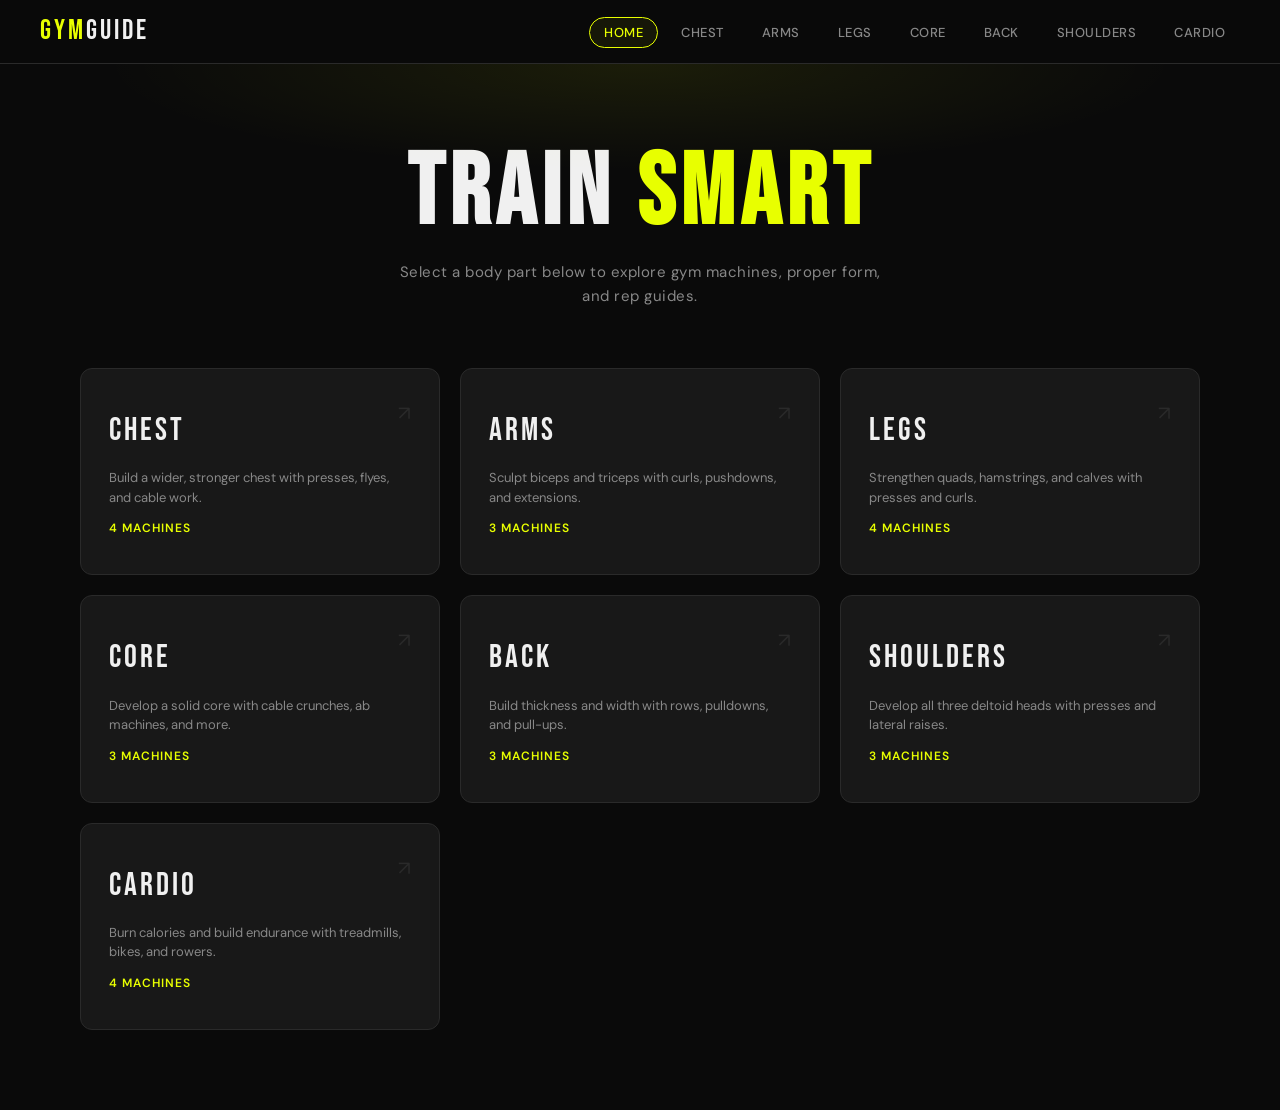
<file: index.html>
<!DOCTYPE html>
<html lang="en">
<head>
  <meta charset="UTF-8" />
  <meta name="viewport" content="width=device-width, initial-scale=1.0" />
  <title>GymGuide — Your Complete Workout Reference</title>
  <link rel="stylesheet" href="css/style.css" />
</head>
<body>

  <!-- NAVBAR -->
  <nav>
    <a href="index.html" class="nav-logo">GYM<span>GUIDE</span></a>
    <ul class="nav-links">
      <li><a href="index.html">Home</a></li>
      <li><a href="pages/chest.html">Chest</a></li>
      <li><a href="pages/arms.html">Arms</a></li>
      <li><a href="pages/legs.html">Legs</a></li>
      <li><a href="pages/core.html">Core</a></li>
      <li><a href="pages/back.html">Back</a></li>
      <li><a href="pages/shoulders.html">Shoulders</a></li>
      <li><a href="pages/cardio.html">Cardio</a></li>
    </ul>
  </nav>

  <!-- HERO -->
  <section class="page-hero">
    <h1>TRAIN <span>SMART</span></h1>
    <p>Select a body part below to explore gym machines, proper form, and rep guides.</p>
  </section>

  <!-- BODY PART CARDS -->
  <main class="bodypart-grid">
    

    <a href="pages/chest.html" class="bodypart-card fade-up">
      <div class="card-label">CHEST</div>
      <div class="card-desc">Build a wider, stronger chest with presses, flyes, and cable work.</div>
      <div class="card-count">4 Machines</div>
      <div class="card-arrow">↗</div>
    </a>

    <a href="pages/arms.html" class="bodypart-card fade-up">
      <div class="card-label">ARMS</div>
      <div class="card-desc">Sculpt biceps and triceps with curls, pushdowns, and extensions.</div>
      <div class="card-count">3 Machines</div>
      <div class="card-arrow">↗</div>
    </a>

    <a href="pages/legs.html" class="bodypart-card fade-up">
      <div class="card-label">LEGS</div>
      <div class="card-desc">Strengthen quads, hamstrings, and calves with presses and curls.</div>
      <div class="card-count">4 Machines</div>
      <div class="card-arrow">↗</div>
    </a>

    <a href="pages/core.html" class="bodypart-card fade-up">
      <div class="card-label">CORE</div>
      <div class="card-desc">Develop a solid core with cable crunches, ab machines, and more.</div>
      <div class="card-count">3 Machines</div>
      <div class="card-arrow">↗</div>
    </a>

    <a href="pages/back.html" class="bodypart-card fade-up">
      <div class="card-label">BACK</div>
      <div class="card-desc">Build thickness and width with rows, pulldowns, and pull-ups.</div>
      <div class="card-count">3 Machines</div>
      <div class="card-arrow">↗</div>
    </a>

    <a href="pages/shoulders.html" class="bodypart-card fade-up">
      <div class="card-label">SHOULDERS</div>
      <div class="card-desc">Develop all three deltoid heads with presses and lateral raises.</div>
      <div class="card-count">3 Machines</div>
      <div class="card-arrow">↗</div>

      <a href="pages/cardio.html" class="bodypart-card fade-up">
  <div class="card-label">CARDIO</div>
  <div class="card-desc">Burn calories and build endurance with treadmills, bikes, and rowers.</div>
  <div class="card-count">4 Machines</div>
  <div class="card-arrow">↗</div>
     </a>

    </a>

  </main>



  <script src="js/navigation.js"></script>
</body>
</html>
</file>
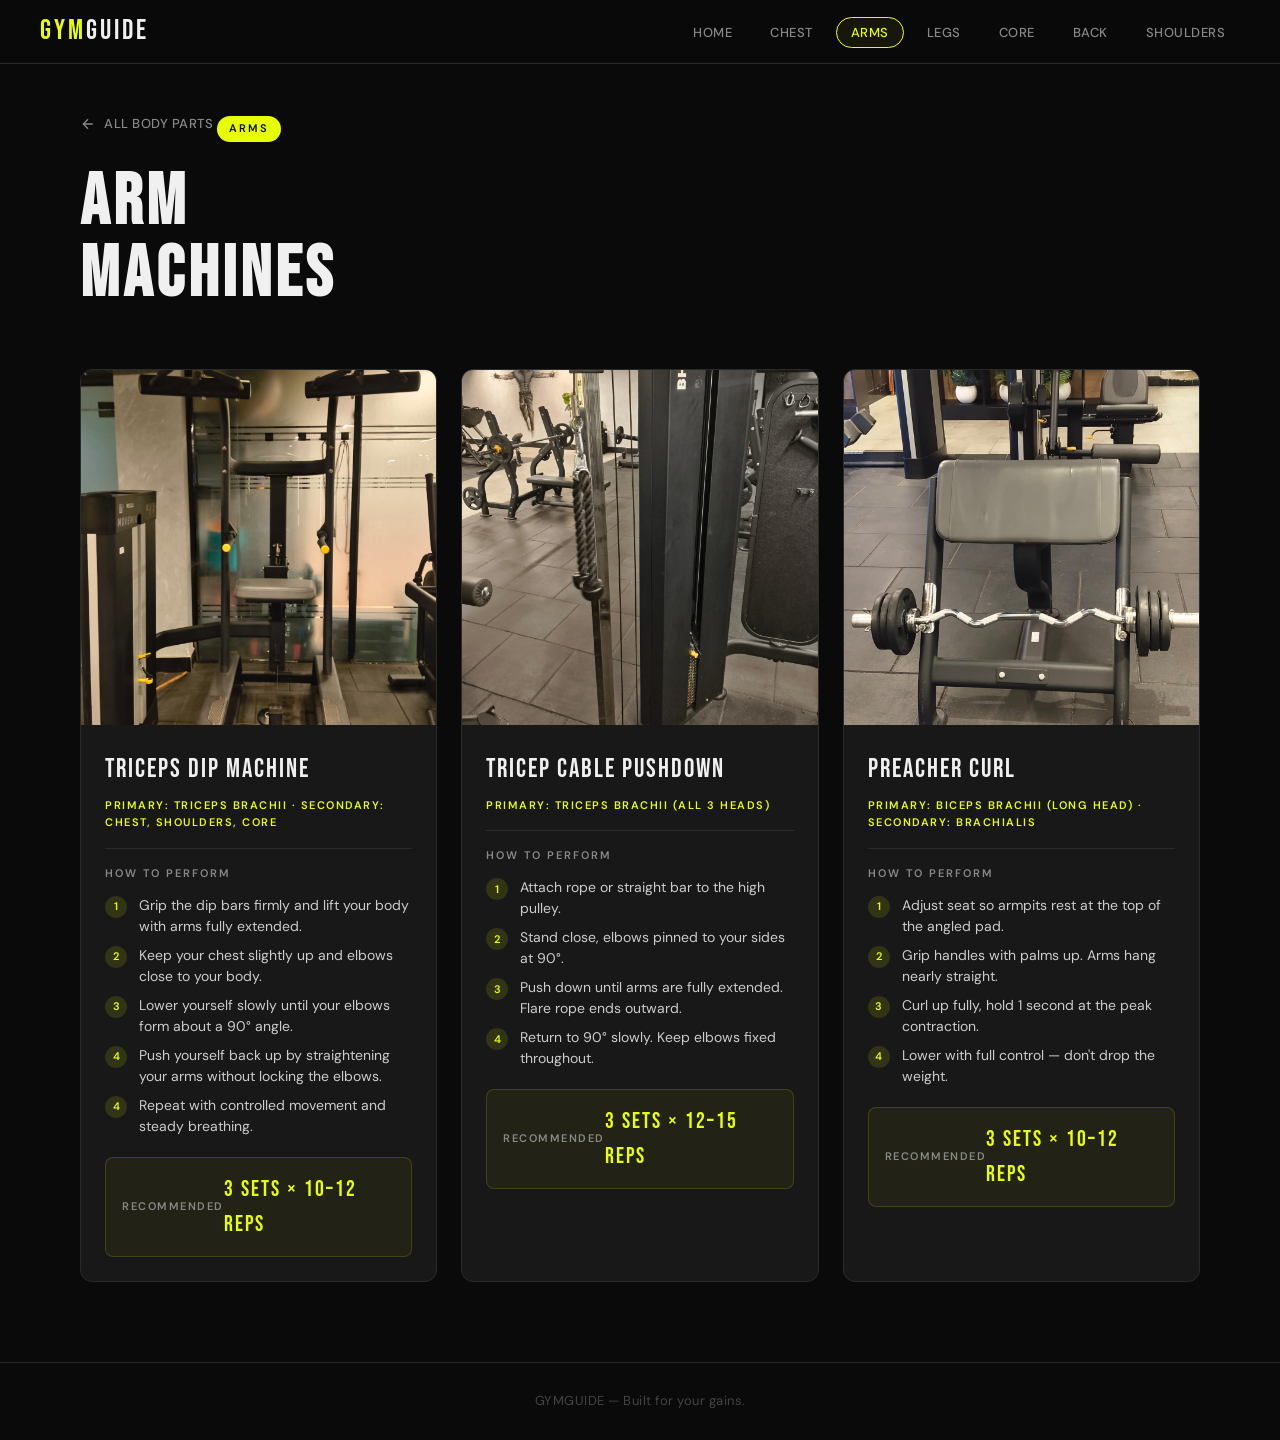
<file: pages/arms.html>
<!DOCTYPE html>
<html lang="en">
<head>
  <meta charset="UTF-8" />
  <meta name="viewport" content="width=device-width, initial-scale=1.0" />
  <title>GymGuide — Arms</title>
  <link rel="stylesheet" href="../css/style.css" />
</head>
<body>

  <nav>
    <a href="../index.html" class="nav-logo">GYM<span>GUIDE</span></a>
    <ul class="nav-links">
      <li><a href="../index.html">Home</a></li>
      <li><a href="chest.html">Chest</a></li>
      <li><a href="arms.html">Arms</a></li>
      <li><a href="legs.html">Legs</a></li>
      <li><a href="core.html">Core</a></li>
      <li><a href="back.html">Back</a></li>
      <li><a href="shoulders.html">Shoulders</a></li>
    </ul>
  </nav>

  <div class="equipment-header">
    <a href="../index.html" class="back-btn">
      <svg width="16" height="16" fill="none" stroke="currentColor" stroke-width="2" viewBox="0 0 24 24">
        <path d="M19 12H5M12 5l-7 7 7 7"/>
      </svg>
      All Body Parts
    </a>
    <div class="section-tag">Arms</div>
    <h1 class="section-title">ARM<br>MACHINES</h1>
    <div style="margin-top: 28px; max-width: 400px;">
    </div>
  </div>

  <main class="equipment-grid">

    <div class="equipment-card">
      <img src="../images/assisted-pull-ups-and-dip-machine.jpeg" alt="Triceps Dip machine" class="eq-image" />
      <div class="eq-body">
        <div class="eq-name">Triceps Dip Machine</div>
        <div class="eq-target">Primary: Triceps Brachii · Secondary: Chest, Shoulders, Core</div>
        <div class="eq-divider"></div>
        <div class="eq-steps-label">How to perform</div>
        <ul class="eq-steps">
          <li><span class="step-num">1</span>Grip the dip bars firmly and lift your body with arms fully extended.</li>
          <li><span class="step-num">2</span>Keep your chest slightly up and elbows close to your body.</li>
          <li><span class="step-num">3</span>Lower yourself slowly until your elbows form about a 90° angle.</li>
          <li><span class="step-num">4</span>Push yourself back up by straightening your arms without locking the elbows.</li>
          <li><span class="step-num">4</span>Repeat with controlled movement and steady breathing.</li>
          
        </ul>
        <div class="eq-reps">
          <span class="rep-label">Recommended</span>
          <span class="rep-value">3 Sets × 10–12 Reps</span>
        </div>
      </div>
    </div>

    <div class="equipment-card">
      <img src="../images/tricep-curls.jpeg" alt="Tricep Cable Pushdown" class="eq-image" />
      <div class="eq-body">
        <div class="eq-name">Tricep Cable Pushdown</div>
        <div class="eq-target">Primary: Triceps Brachii (all 3 heads)</div>
        <div class="eq-divider"></div>
        <div class="eq-steps-label">How to perform</div>
        <ul class="eq-steps">
          <li><span class="step-num">1</span>Attach rope or straight bar to the high pulley.</li>
          <li><span class="step-num">2</span>Stand close, elbows pinned to your sides at 90°.</li>
          <li><span class="step-num">3</span>Push down until arms are fully extended. Flare rope ends outward.</li>
          <li><span class="step-num">4</span>Return to 90° slowly. Keep elbows fixed throughout.</li>
        </ul>
        <div class="eq-reps">
          <span class="rep-label">Recommended</span>
          <span class="rep-value">3 Sets × 12–15 Reps</span>
        </div>
      </div>
    </div>

    <div class="equipment-card">
      <img src="../images/some-machine-for-arms.jpeg" alt="Preacher Curl" class="eq-image" />
      <div class="eq-body">
        <div class="eq-name">Preacher Curl</div>
        <div class="eq-target">Primary: Biceps Brachii (long head) · Secondary: Brachialis</div>
        <div class="eq-divider"></div>
        <div class="eq-steps-label">How to perform</div>
        <ul class="eq-steps">
          <li><span class="step-num">1</span>Adjust seat so armpits rest at the top of the angled pad.</li>
          <li><span class="step-num">2</span>Grip handles with palms up. Arms hang nearly straight.</li>
          <li><span class="step-num">3</span>Curl up fully, hold 1 second at the peak contraction.</li>
          <li><span class="step-num">4</span>Lower with full control — don't drop the weight.</li>
        </ul>
        <div class="eq-reps">
          <span class="rep-label">Recommended</span>
          <span class="rep-value">3 Sets × 10–12 Reps</span>
        </div>
      </div>
    </div>

  </main>

  <footer>
    <p>GYMGUIDE &mdash; Built for your gains.</p>
  </footer>

  <script src="../js/navigation.js"></script>
  <script src="../js/filter.js"></script>
</body>
</html>
</file>
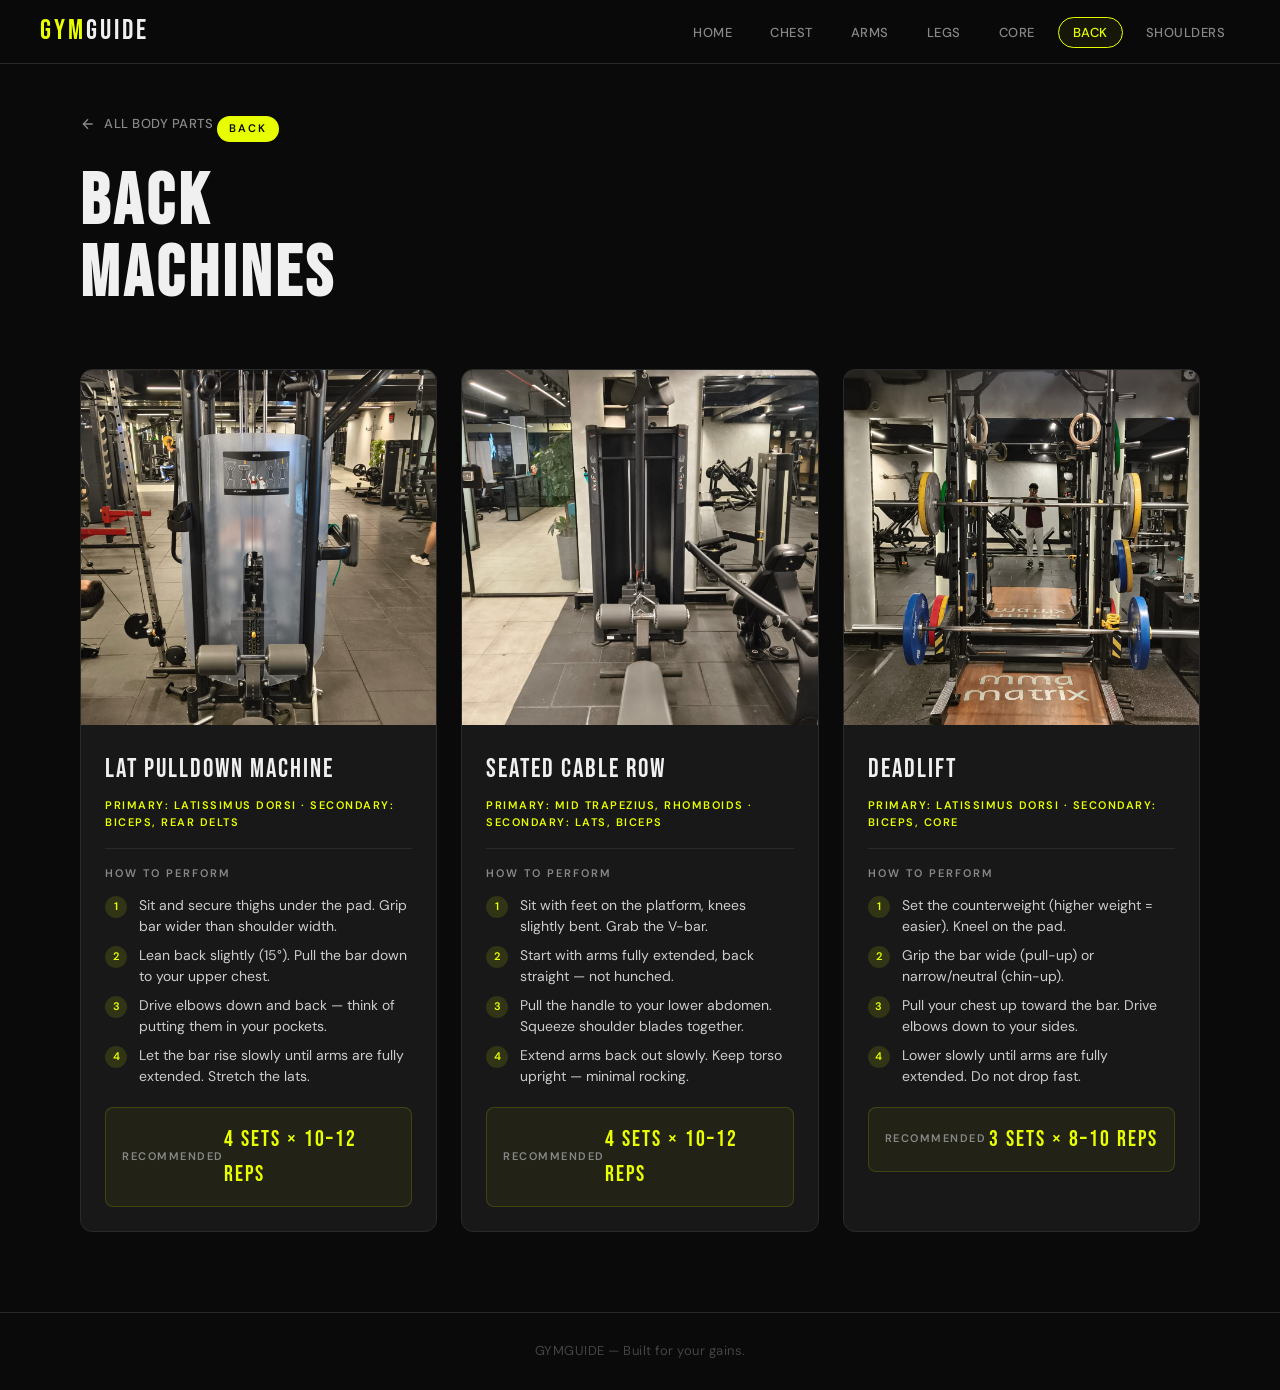
<file: pages/back.html>
<!DOCTYPE html>
<html lang="en">
<head>
  <meta charset="UTF-8" />
  <meta name="viewport" content="width=device-width, initial-scale=1.0" />
  <title>GymGuide — Back</title>
  <link rel="stylesheet" href="../css/style.css" />
</head>
<body>

  <nav>
    <a href="../index.html" class="nav-logo">GYM<span>GUIDE</span></a>
    <ul class="nav-links">
      <li><a href="../index.html">Home</a></li>
      <li><a href="chest.html">Chest</a></li>
      <li><a href="arms.html">Arms</a></li>
      <li><a href="legs.html">Legs</a></li>
      <li><a href="core.html">Core</a></li>
      <li><a href="back.html">Back</a></li>
      <li><a href="shoulders.html">Shoulders</a></li>
    </ul>
  </nav>

  <div class="equipment-header">
    <a href="../index.html" class="back-btn">
      <svg width="16" height="16" fill="none" stroke="currentColor" stroke-width="2" viewBox="0 0 24 24">
        <path d="M19 12H5M12 5l-7 7 7 7"/>
      </svg>
      All Body Parts
    </a>
    <div class="section-tag">Back</div>
    <h1 class="section-title">BACK<br>MACHINES</h1>
    <div style="margin-top: 28px; max-width: 400px;">
    </div>
  </div>

  <main class="equipment-grid">

    <div class="equipment-card">
      <img src="../images/Lat-pulldown.jpg" alt="Lat Pulldown Machine" class="eq-image" />
      <div class="eq-body">
        <div class="eq-name">Lat Pulldown Machine</div>
        <div class="eq-target">Primary: Latissimus Dorsi · Secondary: Biceps, Rear Delts</div>
        <div class="eq-divider"></div>
        <div class="eq-steps-label">How to perform</div>
        <ul class="eq-steps">
          <li><span class="step-num">1</span>Sit and secure thighs under the pad. Grip bar wider than shoulder width.</li>
          <li><span class="step-num">2</span>Lean back slightly (15°). Pull the bar down to your upper chest.</li>
          <li><span class="step-num">3</span>Drive elbows down and back — think of putting them in your pockets.</li>
          <li><span class="step-num">4</span>Let the bar rise slowly until arms are fully extended. Stretch the lats.</li>
        </ul>
        <div class="eq-reps">
          <span class="rep-label">Recommended</span>
          <span class="rep-value">4 Sets × 10–12 Reps</span>
        </div>
      </div>
    </div>

    <div class="equipment-card">
      <img src="../images/Seated-cable-row.jpg" alt="Seated Cable Row" class="eq-image" />
      <div class="eq-body">
        <div class="eq-name">Seated Cable Row</div>
        <div class="eq-target">Primary: Mid Trapezius, Rhomboids · Secondary: Lats, Biceps</div>
        <div class="eq-divider"></div>
        <div class="eq-steps-label">How to perform</div>
        <ul class="eq-steps">
          <li><span class="step-num">1</span>Sit with feet on the platform, knees slightly bent. Grab the V-bar.</li>
          <li><span class="step-num">2</span>Start with arms fully extended, back straight — not hunched.</li>
          <li><span class="step-num">3</span>Pull the handle to your lower abdomen. Squeeze shoulder blades together.</li>
          <li><span class="step-num">4</span>Extend arms back out slowly. Keep torso upright — minimal rocking.</li>
        </ul>
        <div class="eq-reps">
          <span class="rep-label">Recommended</span>
          <span class="rep-value">4 Sets × 10–12 Reps</span>
        </div>
      </div>
    </div>


    <div class="equipment-card">
      <img src="../images/deadlift.jpeg" alt="deadlift" class="eq-image" />
      <div class="eq-body">
        <div class="eq-name">Deadlift</div>
        <div class="eq-target">Primary: Latissimus Dorsi · Secondary: Biceps, Core</div>
        <div class="eq-divider"></div>
        <div class="eq-steps-label">How to perform</div>
        <ul class="eq-steps">
          <li><span class="step-num">1</span>Set the counterweight (higher weight = easier). Kneel on the pad.</li>
          <li><span class="step-num">2</span>Grip the bar wide (pull-up) or narrow/neutral (chin-up).</li>
          <li><span class="step-num">3</span>Pull your chest up toward the bar. Drive elbows down to your sides.</li>
          <li><span class="step-num">4</span>Lower slowly until arms are fully extended. Do not drop fast.</li>
        </ul>
        <div class="eq-reps">
          <span class="rep-label">Recommended</span>
          <span class="rep-value">3 Sets × 8–10 Reps</span>
        </div>
      </div>
    </div>

  </main>

  <footer>
    <p>GYMGUIDE &mdash; Built for your gains.</p>
  </footer>

  <script src="../js/navigation.js"></script>
  <script src="../js/filter.js"></script>
</body>
</html>
</file>
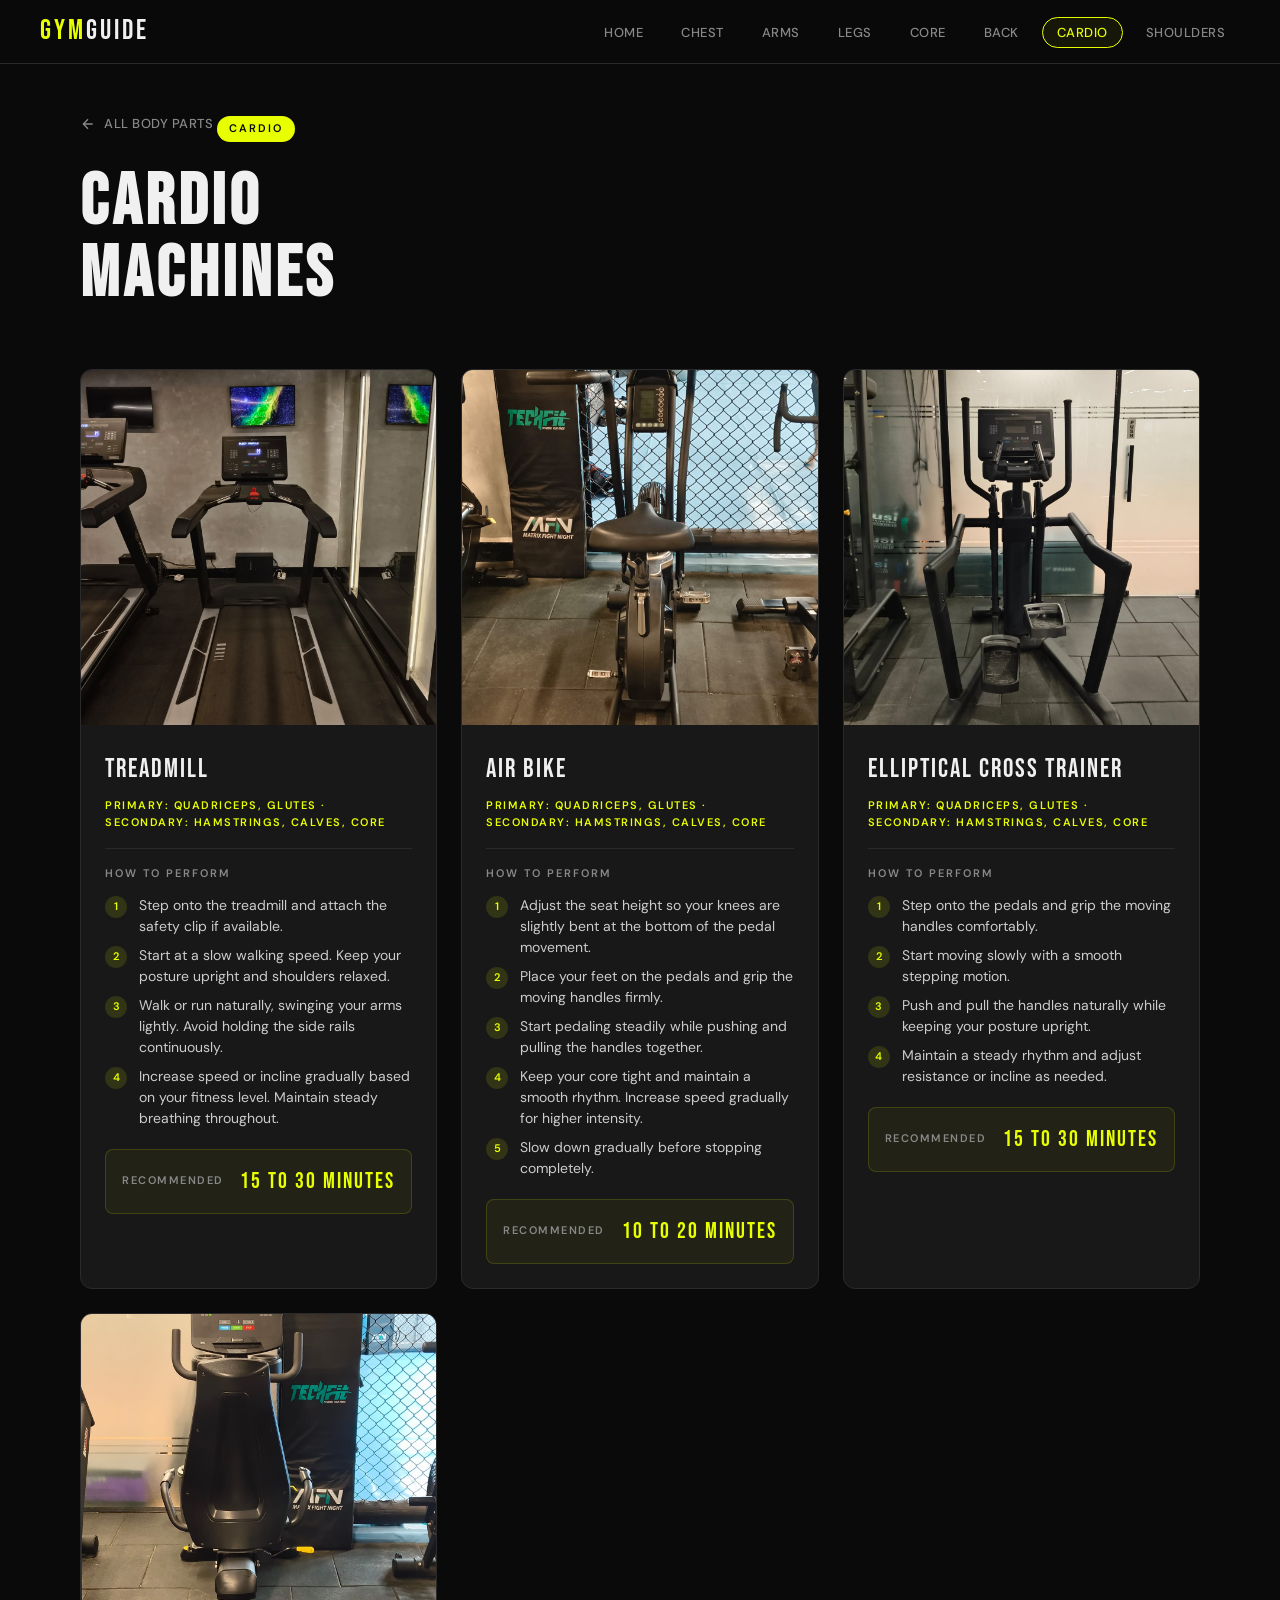
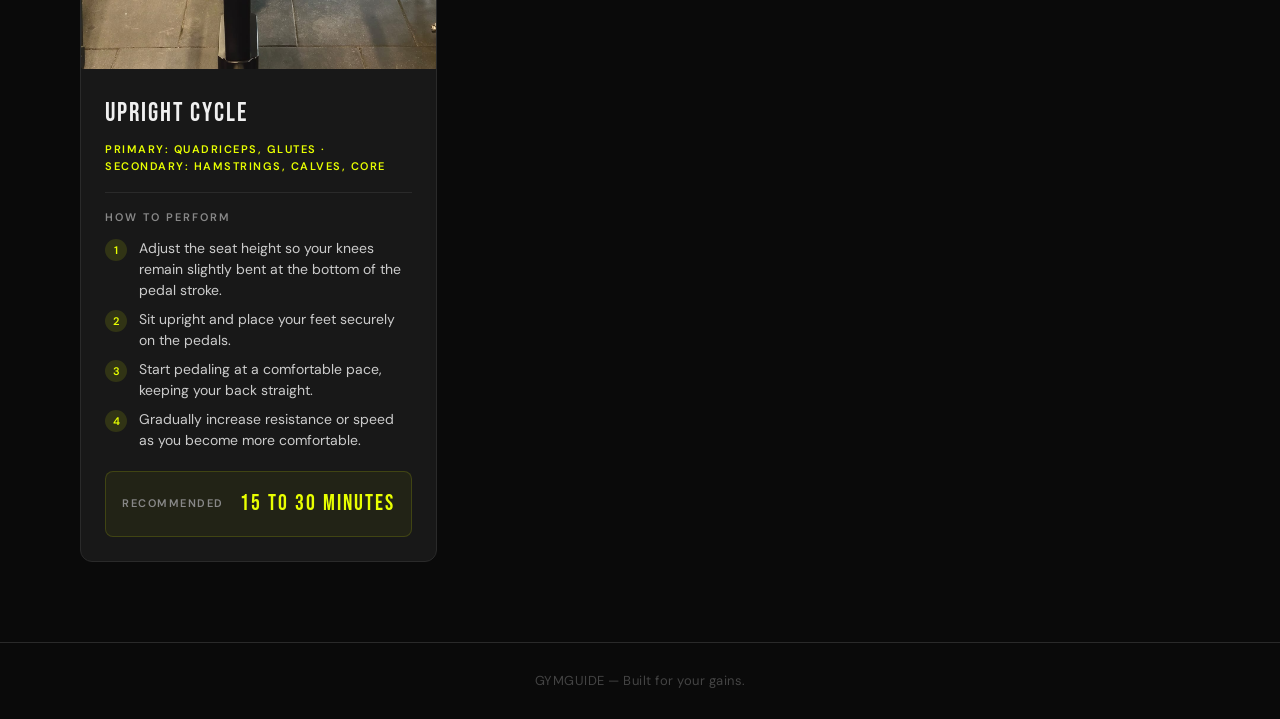
<file: pages/cardio.html>
<!DOCTYPE html>
<html lang="en">
<head>
  <meta charset="UTF-8" />
  <meta name="viewport" content="width=device-width, initial-scale=1.0" />
  <title>GymGuide — Back</title>
  <link rel="stylesheet" href="../css/style.css" />
</head>
<body>

  <nav>
    <a href="../index.html" class="nav-logo">GYM<span>GUIDE</span></a>
    <ul class="nav-links">
      <li><a href="../index.html">Home</a></li>
      <li><a href="chest.html">Chest</a></li>
      <li><a href="arms.html">Arms</a></li>
      <li><a href="legs.html">Legs</a></li>
      <li><a href="core.html">Core</a></li>
      <li><a href="back.html">Back</a></li>
      <li><a href="cardio.html">Cardio</a></li>
      <li><a href="shoulders.html">Shoulders</a></li>
    </ul>
  </nav>

  <div class="equipment-header">
    <a href="../index.html" class="back-btn">
      <svg width="16" height="16" fill="none" stroke="currentColor" stroke-width="2" viewBox="0 0 24 24">
        <path d="M19 12H5M12 5l-7 7 7 7"/>
      </svg>
      All Body Parts
    </a>
    <div class="section-tag">Cardio</div>
    <h1 class="section-title">CARDIO<br>MACHINES</h1>
    <div style="margin-top: 28px; max-width: 400px;">
    </div>
  </div>

  <main class="equipment-grid">

    <div class="equipment-card">
      <img src="../images/treadmill.jpeg" alt="Treadmill" class="eq-image"/>
      <div class="eq-body">
        <div class="eq-name">Treadmill</div>
        <div class="eq-target">Primary: Quadriceps, Glutes · Secondary: Hamstrings, Calves, Core</div>
        <div class="eq-divider"></div>
        <div class="eq-steps-label">How to perform</div>
        <ul class="eq-steps">
          <li><span class="step-num">1</span>Step onto the treadmill and attach the safety clip if available.</li>
          <li><span class="step-num">2</span>Start at a slow walking speed. Keep your posture upright and shoulders relaxed.</li>
          <li><span class="step-num">3</span>Walk or run naturally, swinging your arms lightly. Avoid holding the side rails continuously.</li>
          <li><span class="step-num">4</span>Increase speed or incline gradually based on your fitness level. Maintain steady breathing throughout.</li>
        </ul>
        <div class="eq-reps">
          <span class="rep-label">Recommended</span>
          <span class="rep-value">15 to 30 Minutes</span>
        </div>
      </div>
    </div>

    <div class="equipment-card">
      <img src="../images/airbike.jpeg" alt="Air Bike" class="eq-image"/>
      <div class="eq-body">
        <div class="eq-name">Air Bike</div>
        <div class="eq-target">Primary: Quadriceps, Glutes · Secondary: Hamstrings, Calves, Core</div>
        <div class="eq-divider"></div>
        <div class="eq-steps-label">How to perform</div>
        <ul class="eq-steps">
          <li><span class="step-num">1</span>Adjust the seat height so your knees are slightly bent at the bottom of the pedal movement.</li>
          <li><span class="step-num">2</span>Place your feet on the pedals and grip the moving handles firmly.</li>
          <li><span class="step-num">3</span>Start pedaling steadily while pushing and pulling the handles together.</li>
          <li><span class="step-num">4</span>Keep your core tight and maintain a smooth rhythm. Increase speed gradually for higher intensity.</li>
          <li><span class="step-num">5</span>Slow down gradually before stopping completely.</li>
        </ul>
        <div class="eq-reps">
          <span class="rep-label">Recommended</span>
          <span class="rep-value">10 to 20 Minutes</span>
        </div>
      </div>
    </div>

    <div class="equipment-card">
      <img src="../images/elliptical cross trainer.jpeg" alt="Elliptical Cross Trainer" class="eq-image"/>
      <div class="eq-body">
        <div class="eq-name">Elliptical Cross Trainer</div>
        <div class="eq-target">Primary: Quadriceps, Glutes · Secondary: Hamstrings, Calves, Core</div>
        <div class="eq-divider"></div>
        <div class="eq-steps-label">How to perform</div>
        <ul class="eq-steps">
          <li><span class="step-num">1</span>Step onto the pedals and grip the moving handles comfortably.</li>
          <li><span class="step-num">2</span>Start moving slowly with a smooth stepping motion.</li>
          <li><span class="step-num">3</span>Push and pull the handles naturally while keeping your posture upright.</li>
          <li><span class="step-num">4</span>Maintain a steady rhythm and adjust resistance or incline as needed.</li>
        </ul>
        <div class="eq-reps">
          <span class="rep-label">Recommended</span>
          <span class="rep-value">15 to 30 Minutes</span>
        </div>
      </div>
    </div>

    <div class="equipment-card">
      <img src="../images/upright cycle.jpeg" alt="Upright Cycle" class="eq-image"/>
      <div class="eq-body">
        <div class="eq-name">Upright Cycle</div>
        <div class="eq-target">Primary: Quadriceps, Glutes · Secondary: Hamstrings, Calves, Core</div>
        <div class="eq-divider"></div>
        <div class="eq-steps-label">How to perform</div>
        <ul class="eq-steps">
          <li><span class="step-num">1</span>Adjust the seat height so your knees remain slightly bent at the bottom of the pedal stroke.</li>
          <li><span class="step-num">2</span>Sit upright and place your feet securely on the pedals.</li>
          <li><span class="step-num">3</span>Start pedaling at a comfortable pace, keeping your back straight.</li>
          <li><span class="step-num">4</span>Gradually increase resistance or speed as you become more comfortable.</li>
        </ul>
        <div class="eq-reps">
          <span class="rep-label">Recommended</span>
          <span class="rep-value">15 to 30 Minutes</span>
        </div>
      </div>
    </div>

  </main>

    <footer>
        <p>GYMGUIDE &mdash; Built for your gains.</p>
    </footer>

  <script src="../js/navigation.js"></script>
  <script src="../js/filter.js"></script>
</body>
</html>
</file>
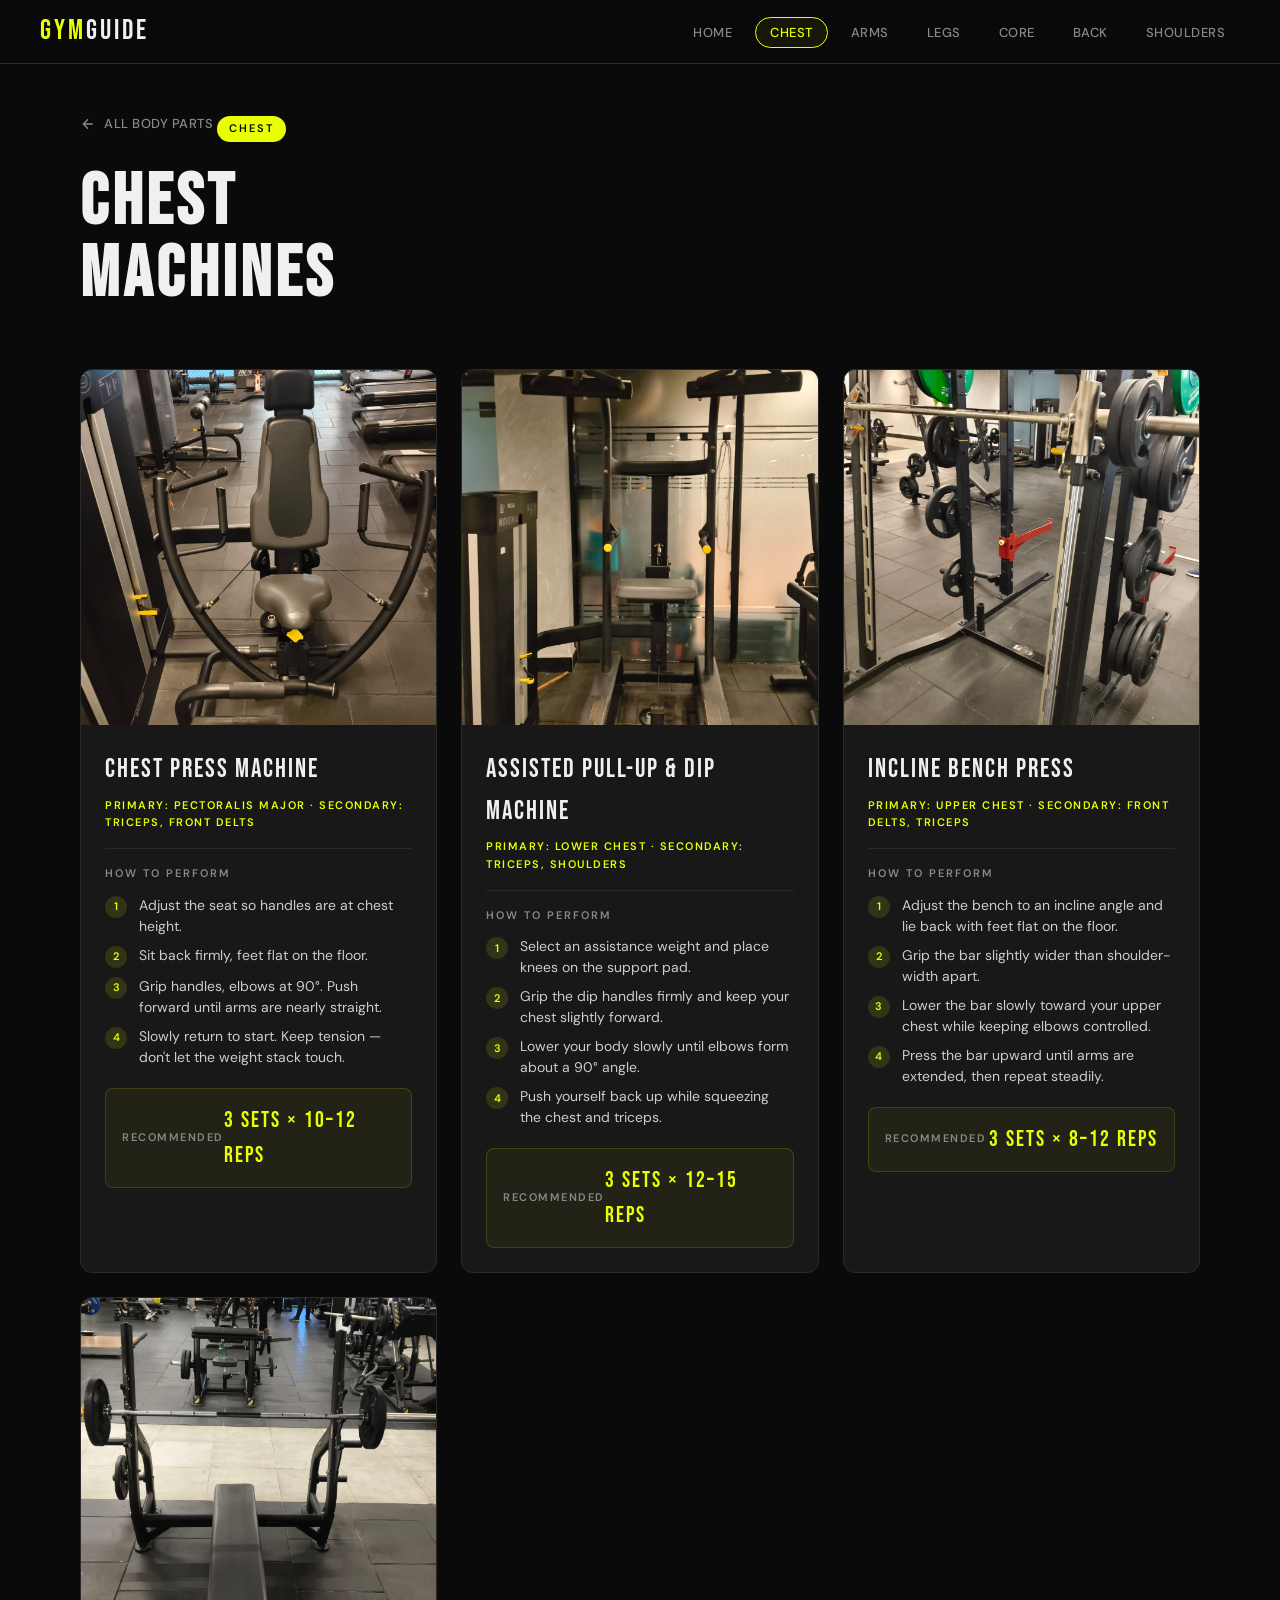
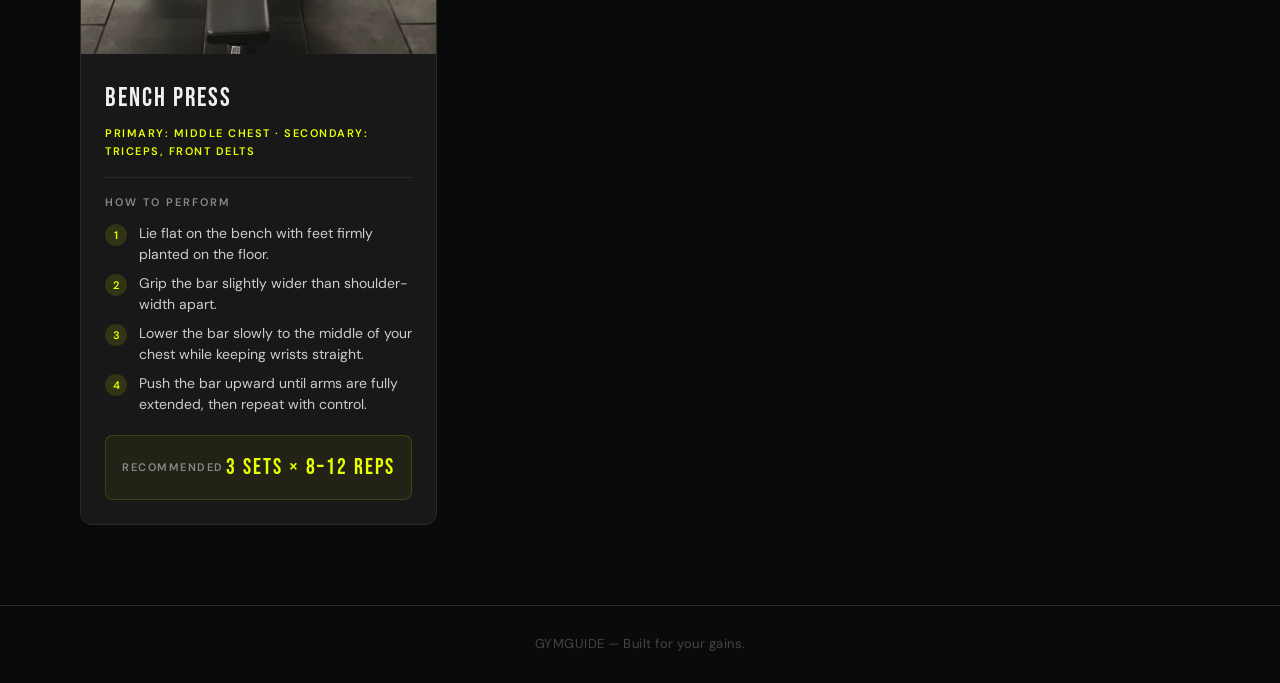
<file: pages/chest.html>
<!DOCTYPE html>
<html lang="en">
<head>
  <meta charset="UTF-8" />
  <meta name="viewport" content="width=device-width, initial-scale=1.0" />
  <title>GymGuide — Chest</title>
  <link rel="stylesheet" href="../css/style.css" />
</head>
<body>

  <nav>
    <a href="../index.html" class="nav-logo">GYM<span>GUIDE</span></a>
    <ul class="nav-links">
      <li><a href="../index.html">Home</a></li>
      <li><a href="chest.html">Chest</a></li>
      <li><a href="arms.html">Arms</a></li>
      <li><a href="legs.html">Legs</a></li>
      <li><a href="core.html">Core</a></li>
      <li><a href="back.html">Back</a></li>
      <li><a href="shoulders.html">Shoulders</a></li>
    </ul>
  </nav>

  <div class="equipment-header">
    <a href="../index.html" class="back-btn">
      <svg width="16" height="16" fill="none" stroke="currentColor" stroke-width="2" viewBox="0 0 24 24">
        <path d="M19 12H5M12 5l-7 7 7 7"/>
      </svg>
      All Body Parts
    </a>
    <div class="section-tag">Chest</div>
    <h1 class="section-title">CHEST<br>MACHINES</h1>
   
    <div style="margin-top: 28px; max-width: 400px;">
    </div>
  </div>

  <main class="equipment-grid">

    <!-- CARD 1: Chest Press Machine -->
    <div class="equipment-card">
      <img src="../images/chest-press.jpeg" alt="Chest Press Machine" class="eq-image" />
      <div class="eq-body">
        <div class="eq-name">Chest Press Machine</div>
        <div class="eq-target">Primary: Pectoralis Major · Secondary: Triceps, Front Delts</div>
        <div class="eq-divider"></div>
        <div class="eq-steps-label">How to perform</div>
        <ul class="eq-steps">
          <li><span class="step-num">1</span>Adjust the seat so handles are at chest height.</li>
          <li><span class="step-num">2</span>Sit back firmly, feet flat on the floor.</li>
          <li><span class="step-num">3</span>Grip handles, elbows at 90°. Push forward until arms are nearly straight.</li>
          <li><span class="step-num">4</span>Slowly return to start. Keep tension — don't let the weight stack touch.</li>
        </ul>
        <div class="eq-reps">
          <span class="rep-label">Recommended</span>
          <span class="rep-value">3 Sets × 10–12 Reps</span>
        </div>
      </div>
    </div>

    <!-- CARD 2: Assisted Pull-Up & Dip Machine -->
    <div class="equipment-card">
      <img src="../images/assisted-pull-ups-and-dip-machine.jpeg" alt="Assisted Pull-Up and Dip Machine" class="eq-image" />
      <div class="eq-body">
        <div class="eq-name">Assisted Pull-Up & Dip Machine</div>
        <div class="eq-target">Primary: Lower Chest · Secondary: Triceps, Shoulders</div>
        <div class="eq-divider"></div>
        <div class="eq-steps-label">How to perform</div>
        <ul class="eq-steps">
          <li><span class="step-num">1</span>Select an assistance weight and place knees on the support pad.</li>
          <li><span class="step-num">2</span>Grip the dip handles firmly and keep your chest slightly forward.</li>
          <li><span class="step-num">3</span>Lower your body slowly until elbows form about a 90° angle.</li>
          <li><span class="step-num">4</span>Push yourself back up while squeezing the chest and triceps.</li>
        </ul>
        <div class="eq-reps">
          <span class="rep-label">Recommended</span>
          <span class="rep-value">3 Sets × 12–15 Reps</span>
        </div>
      </div>
    </div>

    <!-- CARD 3: Incline Bench Press -->
    <div class="equipment-card">
      <img src="../images/inclined-bench-press-chest.jpeg" alt="Incline Bench Press" class="eq-image" />
      <div class="eq-body">
        <div class="eq-name">Incline Bench Press</div>
        <div class="eq-target">Primary: Upper Chest · Secondary: Front Delts, Triceps</div>
        <div class="eq-divider"></div>
        <div class="eq-steps-label">How to perform</div>
        <ul class="eq-steps">
          <li><span class="step-num">1</span>Adjust the bench to an incline angle and lie back with feet flat on the floor.</li>
          <li><span class="step-num">2</span>Grip the bar slightly wider than shoulder-width apart.</li>
          <li><span class="step-num">3</span>Lower the bar slowly toward your upper chest while keeping elbows controlled.</li>
          <li><span class="step-num">4</span>Press the bar upward until arms are extended, then repeat steadily.</li>
        </ul>
        <div class="eq-reps">
          <span class="rep-label">Recommended</span>
          <span class="rep-value">3 Sets × 8–12 Reps</span>
        </div>
      </div>
    </div>

    <!-- CARD 4: Bench Press -->
    <div class="equipment-card">
      <img src="../images/bench-press-chest.jpeg" alt="Bench Press" class="eq-image" />
      <div class="eq-body">
        <div class="eq-name">Bench Press</div>
        <div class="eq-target">Primary: Middle Chest · Secondary: Triceps, Front Delts</div>
        <div class="eq-divider"></div>
        <div class="eq-steps-label">How to perform</div>
        <ul class="eq-steps">
          <li><span class="step-num">1</span>Lie flat on the bench with feet firmly planted on the floor.</li>
          <li><span class="step-num">2</span>Grip the bar slightly wider than shoulder-width apart.</li>
          <li><span class="step-num">3</span>Lower the bar slowly to the middle of your chest while keeping wrists straight.</li>
          <li><span class="step-num">4</span>Push the bar upward until arms are fully extended, then repeat with control.</li>
        </ul>
        <div class="eq-reps">
          <span class="rep-label">Recommended</span>
          <span class="rep-value">3 Sets × 8–12 Reps</span>
        </div>
      </div>
    </div>

  </main>

  <footer>
    <p>GYMGUIDE &mdash; Built for your gains.</p>
  </footer>

  <script src="../js/navigation.js"></script>
  <script src="../js/filter.js"></script>
</body>
</html>
</file>
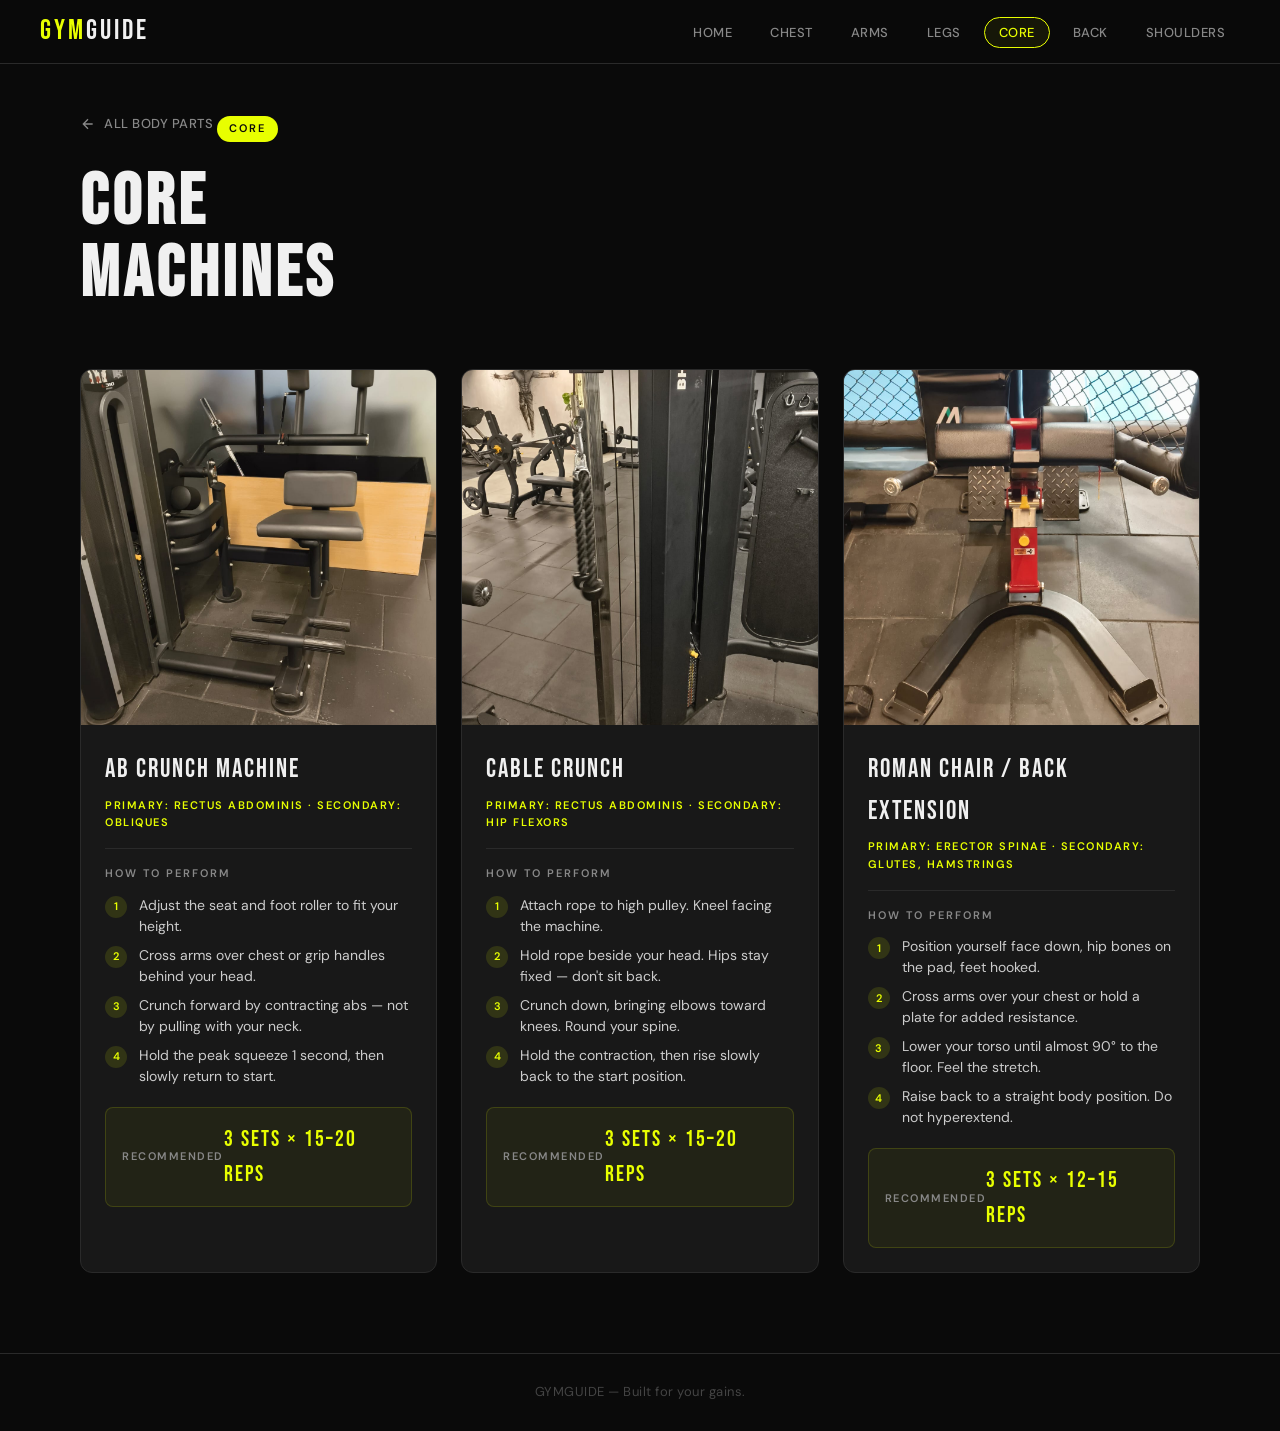
<file: pages/core.html>
<!DOCTYPE html>
<html lang="en">
<head>
  <meta charset="UTF-8" />
  <meta name="viewport" content="width=device-width, initial-scale=1.0" />
  <title>GymGuide — Core</title>
  <link rel="stylesheet" href="../css/style.css" />
</head>
<body>

  <nav>
    <a href="../index.html" class="nav-logo">GYM<span>GUIDE</span></a>
    <ul class="nav-links">
      <li><a href="../index.html">Home</a></li>
      <li><a href="chest.html">Chest</a></li>
      <li><a href="arms.html">Arms</a></li>
      <li><a href="legs.html">Legs</a></li>
      <li><a href="core.html">Core</a></li>
      <li><a href="back.html">Back</a></li>
      <li><a href="shoulders.html">Shoulders</a></li>
    </ul>
  </nav>

  <div class="equipment-header">
    <a href="../index.html" class="back-btn">
      <svg width="16" height="16" fill="none" stroke="currentColor" stroke-width="2" viewBox="0 0 24 24">
        <path d="M19 12H5M12 5l-7 7 7 7"/>
      </svg>
      All Body Parts
    </a>
    <div class="section-tag">Core</div>
    <h1 class="section-title">CORE<br>MACHINES</h1>
    <div style="margin-top: 28px; max-width: 400px;">
    </div>
  </div>

  <main class="equipment-grid">

    <div class="equipment-card">
      <img src="../images/ab crunch.jpeg" alt="Ab Crunch" class="eq-image" />
            <div class="eq-body">
        <div class="eq-name">Ab Crunch Machine</div>
        <div class="eq-target">Primary: Rectus Abdominis · Secondary: Obliques</div>
        <div class="eq-divider"></div>
        <div class="eq-steps-label">How to perform</div>
        <ul class="eq-steps">
          <li><span class="step-num">1</span>Adjust the seat and foot roller to fit your height.</li>
          <li><span class="step-num">2</span>Cross arms over chest or grip handles behind your head.</li>
          <li><span class="step-num">3</span>Crunch forward by contracting abs — not by pulling with your neck.</li>
          <li><span class="step-num">4</span>Hold the peak squeeze 1 second, then slowly return to start.</li>
        </ul>
        <div class="eq-reps">
          <span class="rep-label">Recommended</span>
          <span class="rep-value">3 Sets × 15–20 Reps</span>
        </div>
      </div>
    </div>

    <div class="equipment-card">
      <img src="../images/cable crunch.jpeg" alt="Cable Crunch" class="eq-image" />
            <div class="eq-body">
        <div class="eq-name">Cable Crunch</div>
        <div class="eq-target">Primary: Rectus Abdominis · Secondary: Hip Flexors</div>
        <div class="eq-divider"></div>
        <div class="eq-steps-label">How to perform</div>
        <ul class="eq-steps">
          <li><span class="step-num">1</span>Attach rope to high pulley. Kneel facing the machine.</li>
          <li><span class="step-num">2</span>Hold rope beside your head. Hips stay fixed — don't sit back.</li>
          <li><span class="step-num">3</span>Crunch down, bringing elbows toward knees. Round your spine.</li>
          <li><span class="step-num">4</span>Hold the contraction, then rise slowly back to the start position.</li>
        </ul>
        <div class="eq-reps">
          <span class="rep-label">Recommended</span>
          <span class="rep-value">3 Sets × 15–20 Reps</span>
        </div>
      </div>
    </div>

    <div class="equipment-card">
      <img src="../images/roman-chair .jpg" alt="Roman Chair Back Extension" class="eq-image" />
      <div class="eq-body">
        <div class="eq-name">Roman Chair / Back Extension</div>
        <div class="eq-target">Primary: Erector Spinae · Secondary: Glutes, Hamstrings</div>
        <div class="eq-divider"></div>
        <div class="eq-steps-label">How to perform</div>
        <ul class="eq-steps">
          <li><span class="step-num">1</span>Position yourself face down, hip bones on the pad, feet hooked.</li>
          <li><span class="step-num">2</span>Cross arms over your chest or hold a plate for added resistance.</li>
          <li><span class="step-num">3</span>Lower your torso until almost 90° to the floor. Feel the stretch.</li>
          <li><span class="step-num">4</span>Raise back to a straight body position. Do not hyperextend.</li>
        </ul>
        <div class="eq-reps">
          <span class="rep-label">Recommended</span>
          <span class="rep-value">3 Sets × 12–15 Reps</span>
        </div>
      </div>
    </div>

  </main>

  <footer>
    <p>GYMGUIDE &mdash; Built for your gains.</p>
  </footer>

  <script src="../js/navigation.js"></script>
  <script src="../js/filter.js"></script>
</body>
</html>
</file>
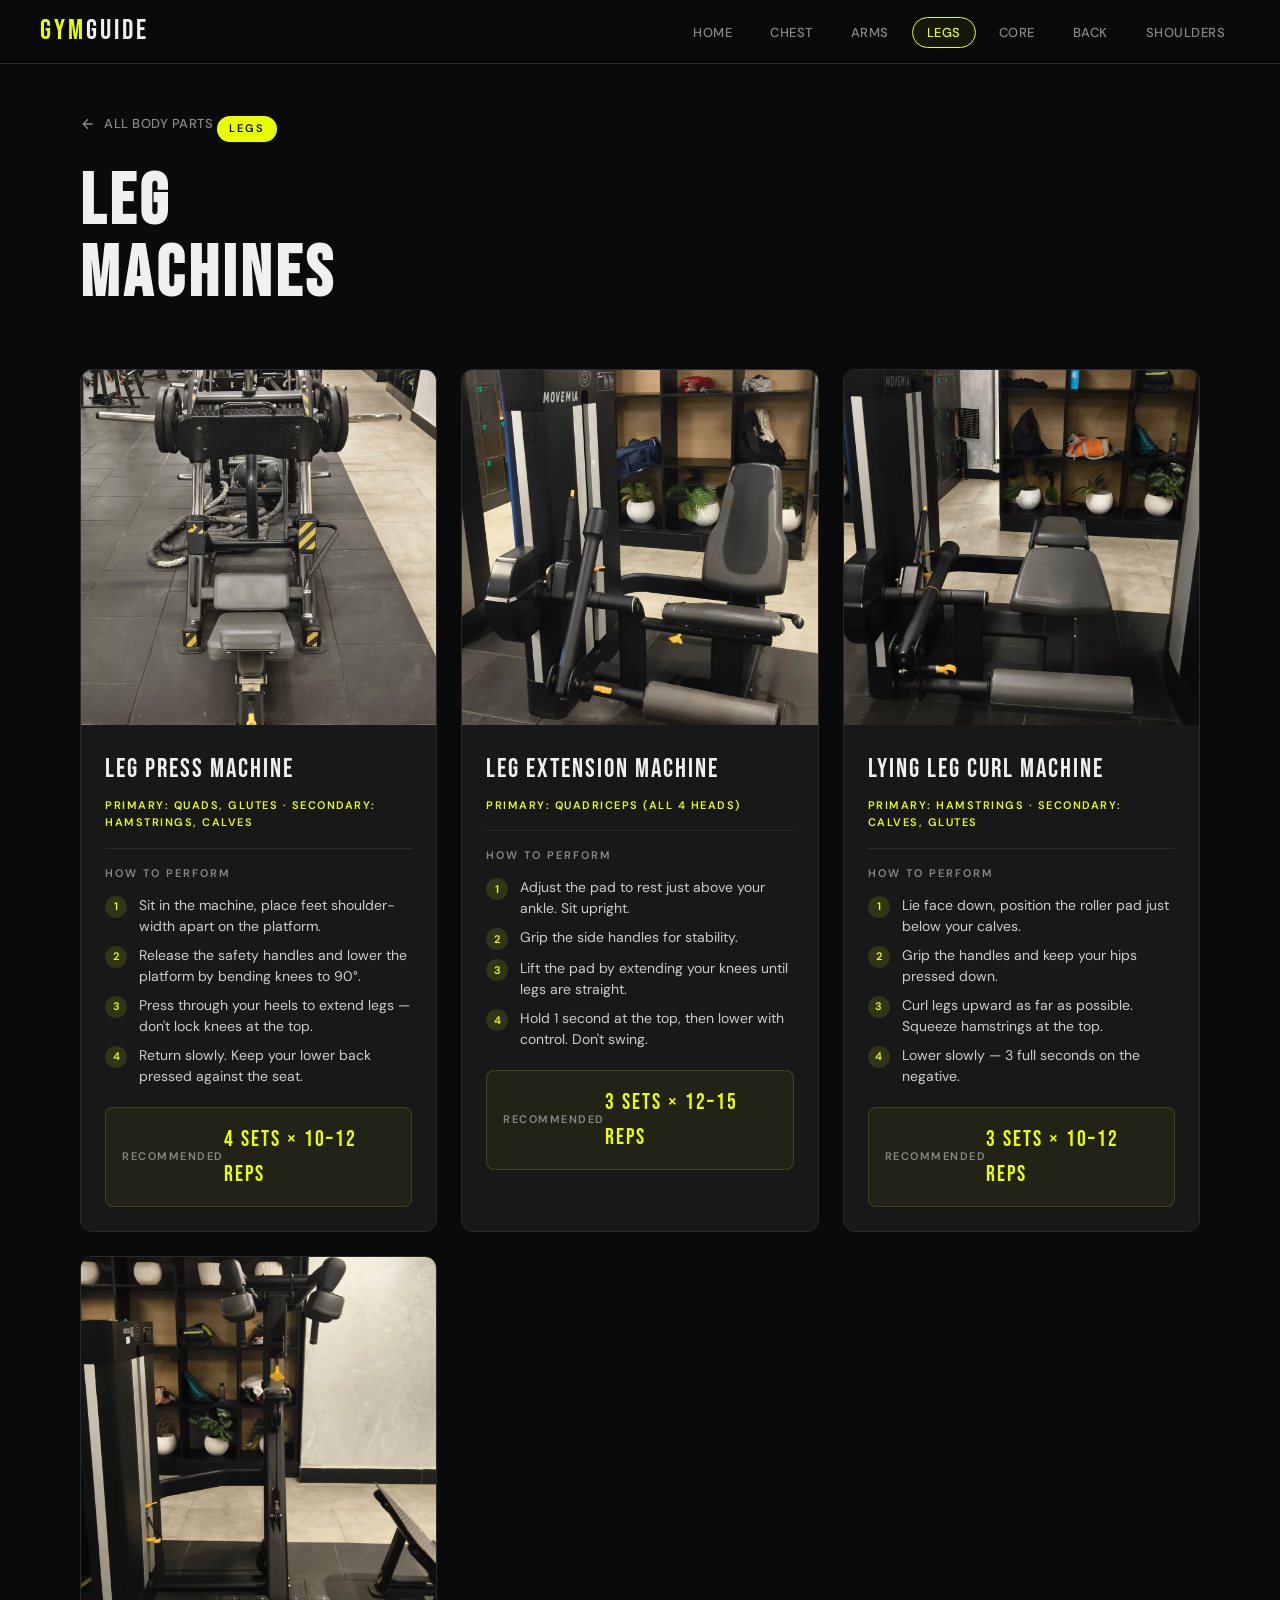
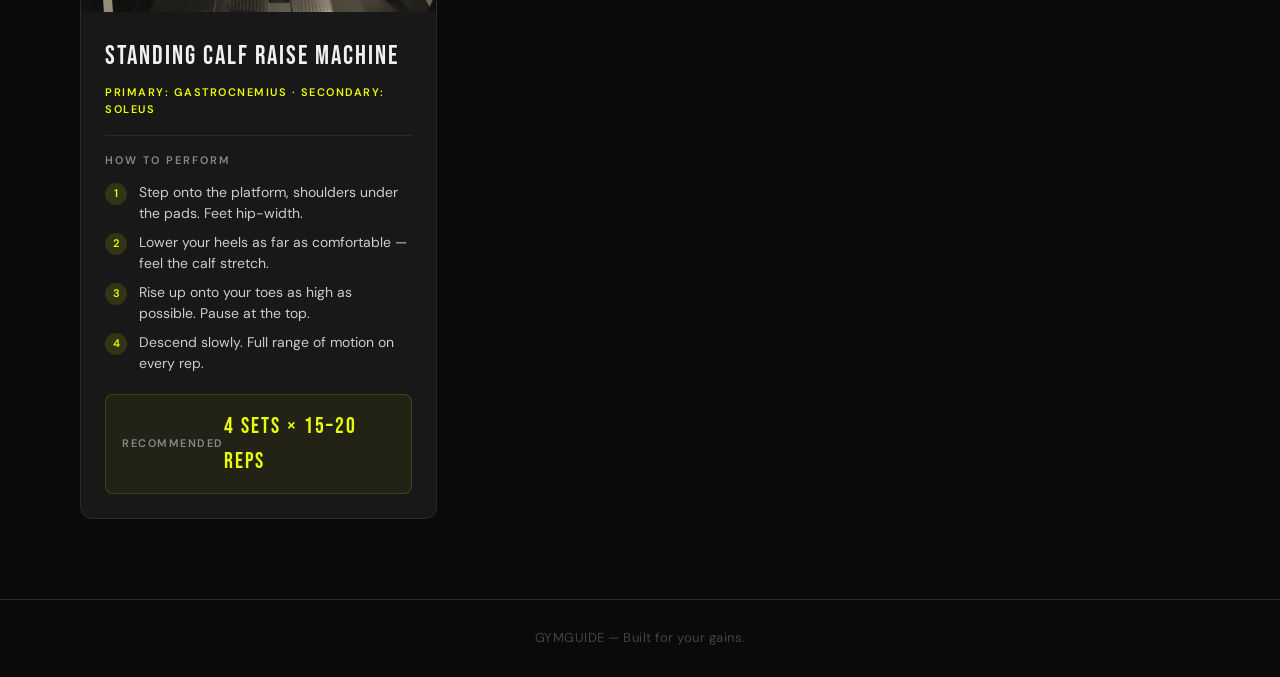
<file: pages/legs.html>
<!DOCTYPE html>
<html lang="en">
<head>
  <meta charset="UTF-8" />
  <meta name="viewport" content="width=device-width, initial-scale=1.0" />
  <title>GymGuide — Legs</title>
  <link rel="stylesheet" href="../css/style.css" />
</head>
<body>

  <nav>
    <a href="../index.html" class="nav-logo">GYM<span>GUIDE</span></a>
    <ul class="nav-links">
      <li><a href="../index.html">Home</a></li>
      <li><a href="chest.html">Chest</a></li>
      <li><a href="arms.html">Arms</a></li>
      <li><a href="legs.html">Legs</a></li>
      <li><a href="core.html">Core</a></li>
      <li><a href="back.html">Back</a></li>
      <li><a href="shoulders.html">Shoulders</a></li>
    </ul>
  </nav>

  <div class="equipment-header">
    <a href="../index.html" class="back-btn">
      <svg width="16" height="16" fill="none" stroke="currentColor" stroke-width="2" viewBox="0 0 24 24">
        <path d="M19 12H5M12 5l-7 7 7 7"/>
      </svg>
      All Body Parts
    </a>
    <div class="section-tag">Legs</div>
    <h1 class="section-title">LEG<br>MACHINES</h1>
    <div style="margin-top: 28px; max-width: 400px;">
    </div>
  </div>

  <main class="equipment-grid">

    <div class="equipment-card">
      <img src="../images/leg-press.jpeg" alt="Leg Press Machine" class="eq-image" />
      <div class="eq-body">
        <div class="eq-name">Leg Press Machine</div>
        <div class="eq-target">Primary: Quads, Glutes · Secondary: Hamstrings, Calves</div>
        <div class="eq-divider"></div>
        <div class="eq-steps-label">How to perform</div>
        <ul class="eq-steps">
          <li><span class="step-num">1</span>Sit in the machine, place feet shoulder-width apart on the platform.</li>
          <li><span class="step-num">2</span>Release the safety handles and lower the platform by bending knees to 90°.</li>
          <li><span class="step-num">3</span>Press through your heels to extend legs — don't lock knees at the top.</li>
          <li><span class="step-num">4</span>Return slowly. Keep your lower back pressed against the seat.</li>
        </ul>
        <div class="eq-reps">
          <span class="rep-label">Recommended</span>
          <span class="rep-value">4 Sets × 10–12 Reps</span>
        </div>
      </div>
    </div>

    <div class="equipment-card">
      <img src="../images/leg-extension-machine.jpeg" alt="Leg Extension Machine" class="eq-image" />
      <div class="eq-body">
        <div class="eq-name">Leg Extension Machine</div>
        <div class="eq-target">Primary: Quadriceps (all 4 heads)</div>
        <div class="eq-divider"></div>
        <div class="eq-steps-label">How to perform</div>
        <ul class="eq-steps">
          <li><span class="step-num">1</span>Adjust the pad to rest just above your ankle. Sit upright.</li>
          <li><span class="step-num">2</span>Grip the side handles for stability.</li>
          <li><span class="step-num">3</span>Lift the pad by extending your knees until legs are straight.</li>
          <li><span class="step-num">4</span>Hold 1 second at the top, then lower with control. Don't swing.</li>
        </ul>
        <div class="eq-reps">
          <span class="rep-label">Recommended</span>
          <span class="rep-value">3 Sets × 12–15 Reps</span>
        </div>
      </div>
    </div>

    <div class="equipment-card">
      <img src="../images/hamstrings-curl-machine.jpeg" alt="Lying Leg Curl Machine" class="eq-image" />
      <div class="eq-body">
        <div class="eq-name">Lying Leg Curl Machine</div>
        <div class="eq-target">Primary: Hamstrings · Secondary: Calves, Glutes</div>
        <div class="eq-divider"></div>
        <div class="eq-steps-label">How to perform</div>
        <ul class="eq-steps">
          <li><span class="step-num">1</span>Lie face down, position the roller pad just below your calves.</li>
          <li><span class="step-num">2</span>Grip the handles and keep your hips pressed down.</li>
          <li><span class="step-num">3</span>Curl legs upward as far as possible. Squeeze hamstrings at the top.</li>
          <li><span class="step-num">4</span>Lower slowly — 3 full seconds on the negative.</li>
        </ul>
        <div class="eq-reps">
          <span class="rep-label">Recommended</span>
          <span class="rep-value">3 Sets × 10–12 Reps</span>
        </div>
      </div>
    </div>

    <div class="equipment-card">
      <img src="../images/standing-calf-raises.jpg" alt="Standing Calf Raise Machine" class="eq-image" />
      <div class="eq-body">
        <div class="eq-name">Standing Calf Raise Machine</div>
        <div class="eq-target">Primary: Gastrocnemius · Secondary: Soleus</div>
        <div class="eq-divider"></div>
        <div class="eq-steps-label">How to perform</div>
        <ul class="eq-steps">
          <li><span class="step-num">1</span>Step onto the platform, shoulders under the pads. Feet hip-width.</li>
          <li><span class="step-num">2</span>Lower your heels as far as comfortable — feel the calf stretch.</li>
          <li><span class="step-num">3</span>Rise up onto your toes as high as possible. Pause at the top.</li>
          <li><span class="step-num">4</span>Descend slowly. Full range of motion on every rep.</li>
        </ul>
        <div class="eq-reps">
          <span class="rep-label">Recommended</span>
          <span class="rep-value">4 Sets × 15–20 Reps</span>
        </div>
      </div>
    </div>

  </main>

  <footer>
    <p>GYMGUIDE &mdash; Built for your gains.</p>
  </footer>

  <script src="../js/navigation.js"></script>
  <script src="../js/filter.js"></script>
</body>
</html>
</file>
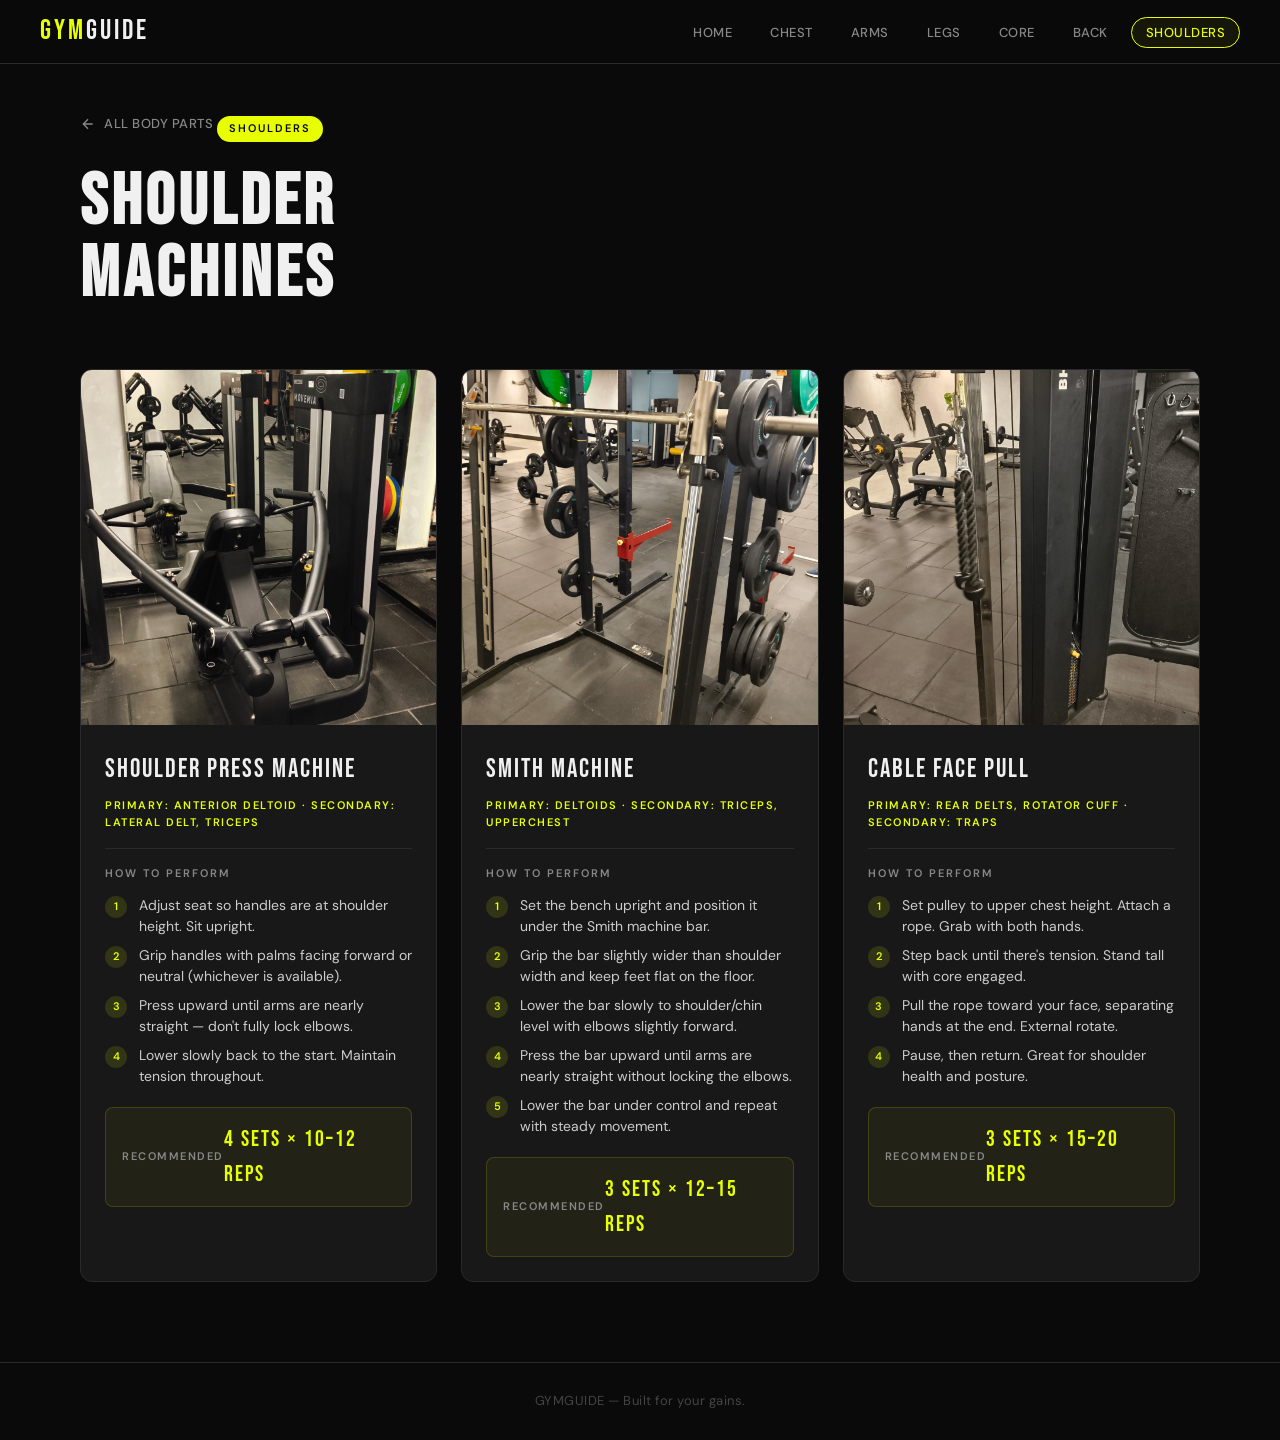
<file: pages/shoulders.html>
<!DOCTYPE html>
<html lang="en">
<head>
  <meta charset="UTF-8" />
  <meta name="viewport" content="width=device-width, initial-scale=1.0" />
  <title>GymGuide — Shoulders</title>
  <link rel="stylesheet" href="../css/style.css" />
</head>
<body>

  <nav>
    <a href="../index.html" class="nav-logo">GYM<span>GUIDE</span></a>
    <ul class="nav-links">
      <li><a href="../index.html">Home</a></li>
      <li><a href="chest.html">Chest</a></li>
      <li><a href="arms.html">Arms</a></li>
      <li><a href="legs.html">Legs</a></li>
      <li><a href="core.html">Core</a></li>
      <li><a href="back.html">Back</a></li>
      <li><a href="shoulders.html">Shoulders</a></li>
    </ul>
  </nav>

  <div class="equipment-header">
    <a href="../index.html" class="back-btn">
      <svg width="16" height="16" fill="none" stroke="currentColor" stroke-width="2" viewBox="0 0 24 24">
        <path d="M19 12H5M12 5l-7 7 7 7"/>
      </svg>
      All Body Parts
    </a>
    <div class="section-tag">Shoulders</div>
    <h1 class="section-title">SHOULDER<br>MACHINES</h1>
    <div style="margin-top: 28px; max-width: 400px;">
    </div>
  </div>

  <main class="equipment-grid">

    <div class="equipment-card">
      <img src="../images/shoulder-press-machine.jpeg" alt="Shoulder Press Machine" class="eq-image"/>
      <div class="eq-body">
        <div class="eq-name">Shoulder Press Machine</div>
        <div class="eq-target">Primary: Anterior Deltoid · Secondary: Lateral Delt, Triceps</div>
        <div class="eq-divider"></div>
        <div class="eq-steps-label">How to perform</div>
        <ul class="eq-steps">
          <li><span class="step-num">1</span>Adjust seat so handles are at shoulder height. Sit upright.</li>
          <li><span class="step-num">2</span>Grip handles with palms facing forward or neutral (whichever is available).</li>
          <li><span class="step-num">3</span>Press upward until arms are nearly straight — don't fully lock elbows.</li>
          <li><span class="step-num">4</span>Lower slowly back to the start. Maintain tension throughout.</li>
        </ul>
        <div class="eq-reps">
          <span class="rep-label">Recommended</span>
          <span class="rep-value">4 Sets × 10–12 Reps</span>
        </div>
      </div>
    </div>
    

    <div class="equipment-card">
      <img src="../images/smith-machine.jpeg" alt="Smith machine" class="eq-image"/>
      <div class="eq-body">
        <div class="eq-name">Smith Machine</div>
        <div class="eq-target">Primary: Deltoids · Secondary: Triceps, Upperchest</div>
        <div class="eq-divider"></div>
        <div class="eq-steps-label">How to perform</div>
        <ul class="eq-steps">
          <li><span class="step-num">1</span>Set the bench upright and position it under the Smith machine bar.</li>
          <li><span class="step-num">2</span>Grip the bar slightly wider than shoulder width and keep feet flat on the floor.</li>
          <li><span class="step-num">3</span>Lower the bar slowly to shoulder/chin level with elbows slightly forward.</li>
          <li><span class="step-num">4</span>Press the bar upward until arms are nearly straight without locking the elbows.</li>
          <li><span class="step-num">5</span>Lower the bar under control and repeat with steady movement.</li>
        </ul>
        <div class="eq-reps">
          <span class="rep-label">Recommended</span>
          <span class="rep-value">3 Sets × 12–15 Reps</span>
        </div>
      </div>
    </div>

    <div class="equipment-card">
      <img src="../images/cable-face-pull.jpeg" alt="Cable Face Pull" class="eq-image"/>
      <div class="eq-body">
        <div class="eq-name">Cable Face Pull</div>
        <div class="eq-target">Primary: Rear Delts, Rotator Cuff · Secondary: Traps</div>
        <div class="eq-divider"></div>
        <div class="eq-steps-label">How to perform</div>
        <ul class="eq-steps">
          <li><span class="step-num">1</span>Set pulley to upper chest height. Attach a rope. Grab with both hands.</li>
          <li><span class="step-num">2</span>Step back until there's tension. Stand tall with core engaged.</li>
          <li><span class="step-num">3</span>Pull the rope toward your face, separating hands at the end. External rotate.</li>
          <li><span class="step-num">4</span>Pause, then return. Great for shoulder health and posture.</li>
        </ul>
        <div class="eq-reps">
          <span class="rep-label">Recommended</span>
          <span class="rep-value">3 Sets × 15–20 Reps</span>
        </div>
      </div>
    </div>

  </main>

  <footer>
    <p>GYMGUIDE &mdash; Built for your gains.</p>
  </footer>

  <script src="../js/navigation.js"></script>
  <script src="../js/filter.js"></script>
</body>
</html>
</file>
<file: css/style.css>
@import url('https://fonts.googleapis.com/css2?family=Bebas+Neue&family=DM+Sans:wght@300;400;500;600&display=swap');

:root {
  --black: #0a0a0a;
  --dark: #111111;
  --card-bg: #181818;
  --accent: #e8ff00;
  --accent2: #ff4d1c;
  --text: #f0f0f0;
  --muted: #888;
  --border: #2a2a2a;
  --radius: 12px;
  --transition: 0.25s ease;
}

*, *::before, *::after { box-sizing: border-box; margin: 0; padding: 0; }

html { scroll-behavior: smooth; }

body {
  background: var(--black);
  color: var(--text);
  font-family: 'DM Sans', sans-serif;
  font-size: 16px;
  line-height: 1.6;
  min-height: 100vh;
}

/* ── NAVBAR ── */
nav {
  position: sticky;
  top: 0;
  z-index: 100;
  background: rgba(10,10,10,0.92);
  backdrop-filter: blur(12px);
  border-bottom: 1px solid var(--border);
  padding: 0 40px;
  height: 64px;
  display: flex;
  align-items: center;
  justify-content: space-between;
}

.nav-logo {
  font-family: 'Bebas Neue', sans-serif;
  font-size: 28px;
  letter-spacing: 3px;
  color: var(--accent);
  text-decoration: none;
}

.nav-logo span { color: var(--text); }

.nav-links {
  display: flex;
  gap: 8px;
  list-style: none;
}

.nav-links a {
  color: var(--muted);
  text-decoration: none;
  font-size: 13px;
  font-weight: 500;
  letter-spacing: 0.5px;
  padding: 6px 14px;
  border-radius: 20px;
  border: 1px solid transparent;
  transition: all var(--transition);
  text-transform: uppercase;
}

.nav-links a:hover,
.nav-links a.active {
  color: var(--accent);
  border-color: var(--accent);
  background: rgba(232,255,0,0.06);
}

/* ── HERO / PAGE HEADER ── */
.page-hero {
  padding: 80px 40px 60px;
  text-align: center;
  position: relative;
  overflow: hidden;
}

.page-hero::before {
  content: '';
  position: absolute;
  inset: 0;
  background: radial-gradient(ellipse 60% 50% at 50% 0%, rgba(232,255,0,0.08) 0%, transparent 70%);
  pointer-events: none;
}

.page-hero h1 {
  font-family: 'Bebas Neue', sans-serif;
  font-size: clamp(56px, 10vw, 100px);
  letter-spacing: 6px;
  line-height: 1;
  color: var(--text);
}

.page-hero h1 span { color: var(--accent); }

.page-hero p {
  margin-top: 16px;
  color: var(--muted);
  font-size: 15px;
  letter-spacing: 0.5px;
  max-width: 500px;
  margin-inline: auto;
}

/* ── BODY PART GRID (Home) ── */
.bodypart-grid {
  display: grid;
  grid-template-columns: repeat(auto-fit, minmax(280px, 1fr));
  gap: 20px;
  padding: 0 40px 80px;
  max-width: 1200px;
  margin: 0 auto;
}

.bodypart-card {
  background: var(--card-bg);
  border: 1px solid var(--border);
  border-radius: var(--radius);
  padding: 36px 28px;
  cursor: pointer;
  text-decoration: none;
  color: var(--text);
  display: flex;
  flex-direction: column;
  gap: 12px;
  position: relative;
  overflow: hidden;
  transition: all var(--transition);
}

.bodypart-card::before {
  content: '';
  position: absolute;
  top: 0; left: 0; right: 0;
  height: 3px;
  background: var(--accent);
  transform: scaleX(0);
  transform-origin: left;
  transition: transform var(--transition);
}

.bodypart-card:hover {
  border-color: rgba(232,255,0,0.3);
  transform: translateY(-4px);
  box-shadow: 0 20px 40px rgba(0,0,0,0.4), 0 0 0 1px rgba(232,255,0,0.1);
}

.bodypart-card:hover::before { transform: scaleX(1); }

.bodypart-card .card-icon {
  font-size: 44px;
  line-height: 1;
}

.bodypart-card .card-label {
  font-family: 'Bebas Neue', sans-serif;
  font-size: 32px;
  letter-spacing: 3px;
  color: var(--text);
}

.bodypart-card .card-desc {
  font-size: 13px;
  color: var(--muted);
  line-height: 1.5;
}

.bodypart-card .card-count {
  margin-top: auto;
  font-size: 12px;
  font-weight: 600;
  color: var(--accent);
  letter-spacing: 1px;
  text-transform: uppercase;
}

.bodypart-card .card-arrow {
  position: absolute;
  top: 28px; right: 28px;
  font-size: 20px;
  color: var(--border);
  transition: all var(--transition);
}

.bodypart-card:hover .card-arrow {
  color: var(--accent);
  transform: translate(4px, -4px);
}

/* ── EQUIPMENT PAGE ── */
.equipment-header {
  padding: 50px 40px 30px;
  max-width: 1200px;
  margin: 0 auto;
}

.back-btn {
  display: inline-flex;
  align-items: center;
  gap: 8px;
  color: var(--muted);
  text-decoration: none;
  font-size: 13px;
  font-weight: 500;
  letter-spacing: 0.5px;
  text-transform: uppercase;
  transition: color var(--transition);
  margin-bottom: 32px;
}

.back-btn:hover { color: var(--accent); }
.back-btn svg { transition: transform var(--transition); }
.back-btn:hover svg { transform: translateX(-4px); }

.section-tag {
  display: inline-block;
  background: var(--accent);
  color: var(--black);
  font-size: 11px;
  font-weight: 600;
  letter-spacing: 2px;
  text-transform: uppercase;
  padding: 4px 12px;
  border-radius: 20px;
  margin-bottom: 16px;
}

.section-title {
  font-family: 'Bebas Neue', sans-serif;
  font-size: clamp(40px, 7vw, 72px);
  letter-spacing: 4px;
  line-height: 1;
}

/* ── EQUIPMENT CARDS GRID ── */
.equipment-grid {
  display: grid;
  grid-template-columns: repeat(auto-fit, minmax(340px, 1fr));
  gap: 24px;
  padding: 0 40px 80px;
  max-width: 1200px;
  margin: 0 auto;
}

.equipment-card {
  background: var(--card-bg);
  border: 1px solid var(--border);
  border-radius: var(--radius);
  overflow: hidden;
  transition: all var(--transition);
}

.equipment-card:hover {
  border-color: rgba(232,255,0,0.25);
  transform: translateY(-3px);
  box-shadow: 0 16px 40px rgba(0,0,0,0.5);
}

.eq-image {
  width: 100%;
  aspect-ratio: 1/1;
  object-fit: cover;
  display: block;
  background: #222;
}

/* Placeholder when no image */
.eq-image-placeholder {
  width: 100%;
  aspect-ratio: 4/3;
  background: linear-gradient(135deg, #1a1a1a 0%, #222 50%, #1a1a1a 100%);
  display: flex;
  flex-direction: column;
  align-items: center;
  justify-content: center;
  gap: 12px;
  color: #333;
  font-size: 48px;
}

.eq-image-placeholder span {
  font-size: 13px;
  letter-spacing: 1px;
  text-transform: uppercase;
  color: #444;
  font-family: 'DM Sans', sans-serif;
}

.eq-body { padding: 24px; }

.eq-name {
  font-family: 'Bebas Neue', sans-serif;
  font-size: 26px;
  letter-spacing: 2px;
  margin-bottom: 6px;
}

.eq-target {
  font-size: 11px;
  color: var(--accent);
  text-transform: uppercase;
  letter-spacing: 1.5px;
  font-weight: 600;
  margin-bottom: 16px;
}

.eq-divider {
  height: 1px;
  background: var(--border);
  margin-bottom: 16px;
}

.eq-steps-label {
  font-size: 11px;
  text-transform: uppercase;
  letter-spacing: 2px;
  color: var(--muted);
  margin-bottom: 12px;
  font-weight: 600;
}

.eq-steps {
  list-style: none;
  display: flex;
  flex-direction: column;
  gap: 8px;
}

.eq-steps li {
  display: flex;
  gap: 12px;
  font-size: 14px;
  color: #ccc;
  line-height: 1.5;
}

.eq-steps li .step-num {
  flex-shrink: 0;
  width: 22px;
  height: 22px;
  background: rgba(232,255,0,0.12);
  color: var(--accent);
  border-radius: 50%;
  font-size: 11px;
  font-weight: 600;
  display: flex;
  align-items: center;
  justify-content: center;
  margin-top: 1px;
}

.eq-reps {
  margin-top: 20px;
  padding: 14px 16px;
  background: rgba(232,255,0,0.05);
  border: 1px solid rgba(232,255,0,0.15);
  border-radius: 8px;
  display: flex;
  align-items: center;
  justify-content: space-between;
}

.eq-reps .rep-label {
  font-size: 11px;
  text-transform: uppercase;
  letter-spacing: 1.5px;
  color: var(--muted);
  font-weight: 600;
}

.eq-reps .rep-value {
  font-family: 'Bebas Neue', sans-serif;
  font-size: 22px;
  letter-spacing: 2px;
  color: var(--accent);
}

/* ── FOOTER ── */
footer {
  border-top: 1px solid var(--border);
  padding: 28px 40px;
  text-align: center;
  font-size: 13px;
  color: #444;
  letter-spacing: 0.5px;
}

/* ── RESPONSIVE ── */
@media (max-width: 768px) {
  nav { padding: 0 20px; }
  .nav-links { display: none; }
  .page-hero { padding: 50px 20px 40px; }
  .bodypart-grid { padding: 0 20px 60px; grid-template-columns: 1fr 1fr; }
  .equipment-grid { padding: 0 20px 60px; grid-template-columns: 1fr; }
  .equipment-header { padding: 30px 20px 20px; }
}

@media (max-width: 480px) {
  .bodypart-grid { grid-template-columns: 1fr; }
}

/* ── ANIMATIONS ── */
@keyframes fadeUp {
  from { opacity: 0; transform: translateY(24px); }
  to   { opacity: 1; transform: translateY(0); }
}

.fade-up {
  opacity: 0;
  animation: fadeUp 0.5s ease forwards;
}

.fade-up:nth-child(1) { animation-delay: 0.05s; }
.fade-up:nth-child(2) { animation-delay: 0.10s; }
.fade-up:nth-child(3) { animation-delay: 0.15s; }
.fade-up:nth-child(4) { animation-delay: 0.20s; }
.fade-up:nth-child(5) { animation-delay: 0.25s; }
.fade-up:nth-child(6) { animation-delay: 0.30s; }
</file>
